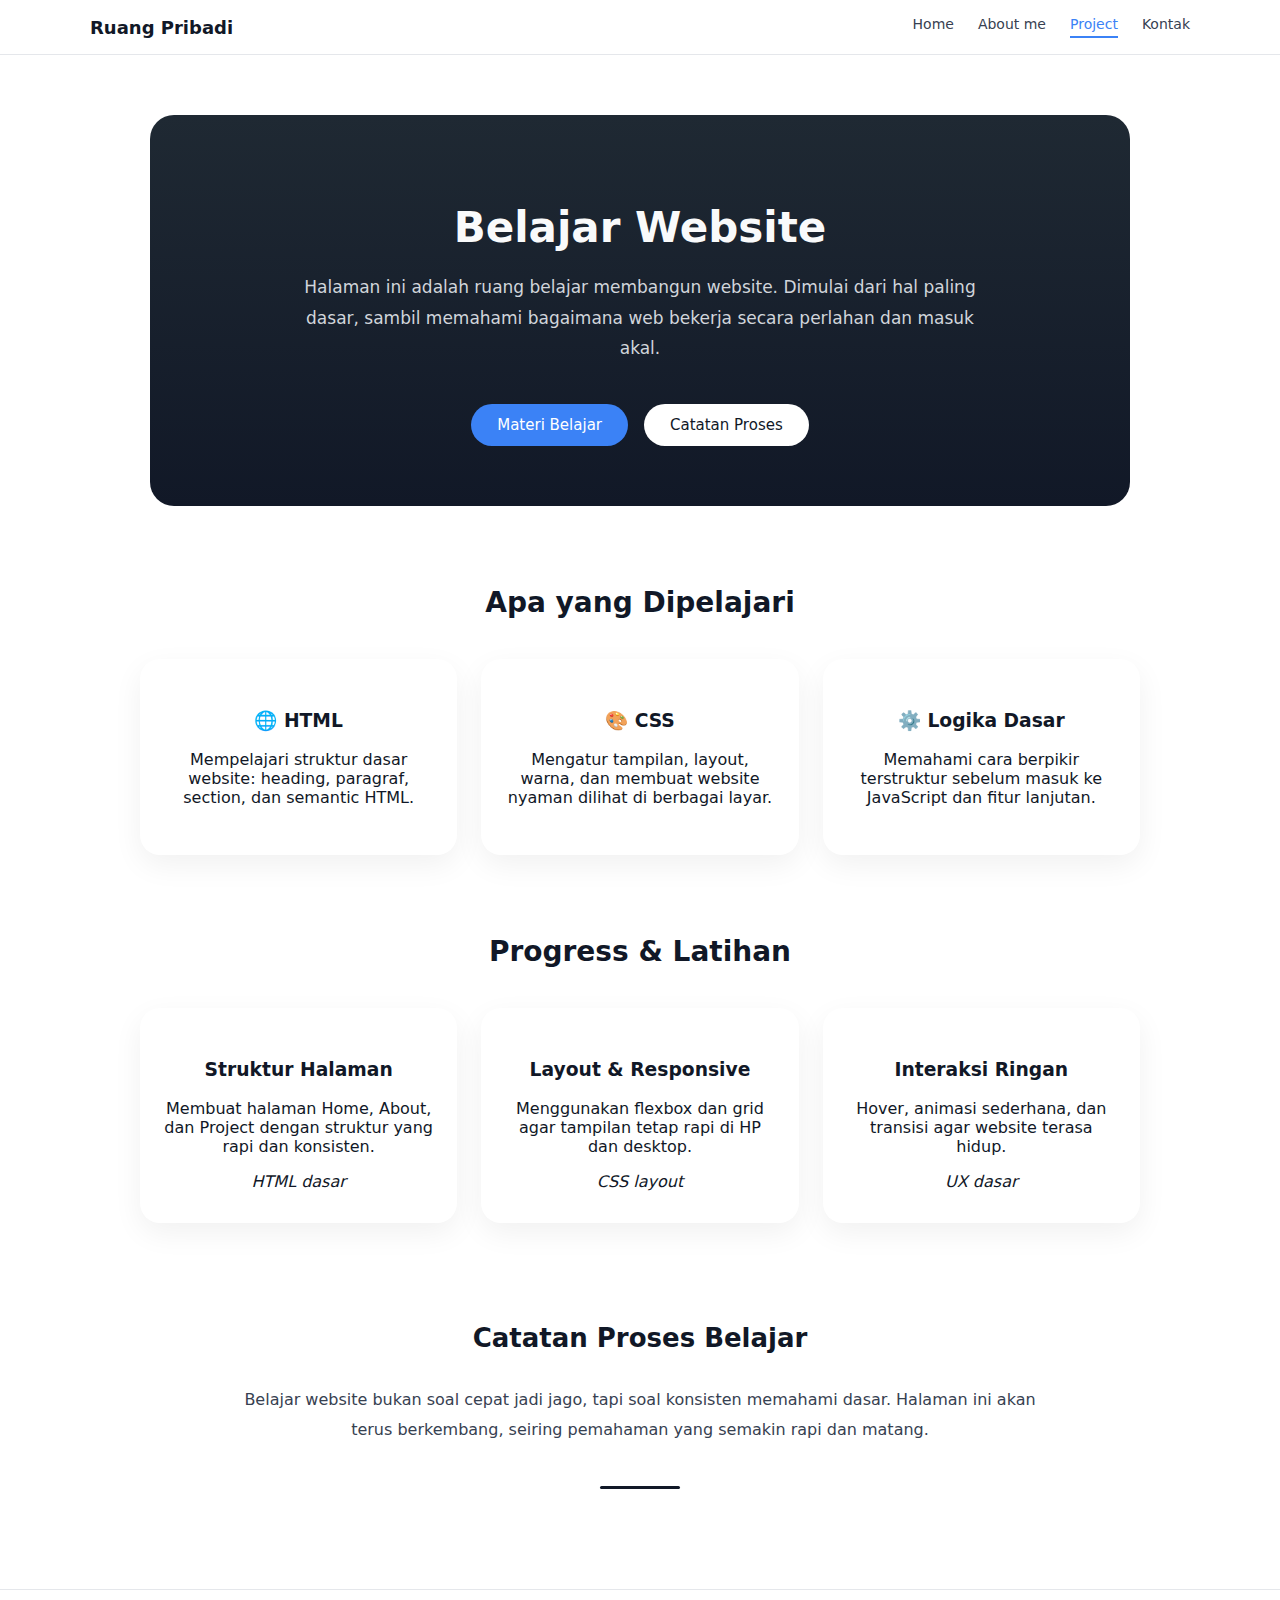
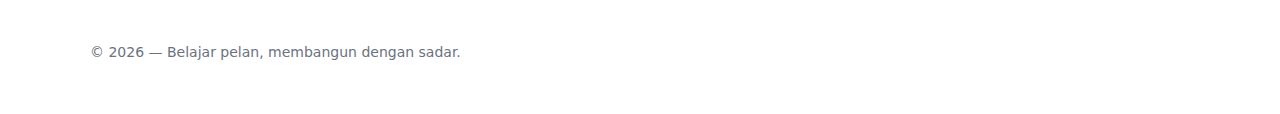
<file: belajar-website.html>
<!DOCTYPE html>
<html lang="id">
<head>
  <meta charset="UTF-8">
  <meta name="viewport" content="width=device-width, initial-scale=1.0">
  <title>Belajar Website — Ruang Belajar</title>
  <link rel="stylesheet" href="css/style.css">
</head>
<body>

  <!-- HEADER -->
  <header class="site-header">
    <div class="container">
      <div class="logo">Ruang Pribadi</div>
      <nav class="nav">
        <a href="index.html">Home</a>
        <a href="tentangaku.html">About me</a>
        <a href="project.html" class="active">Project</a>
        <a href="kontak.html">Kontak</a>
      </nav>
    </div>
  </header>

  <!-- HERO -->
  <section class="hero">
    <h1>Belajar Website</h1>
    <p>
      Halaman ini adalah ruang belajar membangun website.
      Dimulai dari hal paling dasar, sambil memahami
      bagaimana web bekerja secara perlahan dan masuk akal.
    </p>
    <div class="hero-btn">
      <a href="#materi">Materi Belajar</a>
      <a href="#catatan">Catatan Proses</a>
    </div>
  </section>

  <!-- OVERVIEW -->
  <section class="overview">
    <h2>Apa yang Dipelajari</h2>

    <div class="overview-list">
      <div>
        <h3>🌐 HTML</h3>
        <p>
          Mempelajari struktur dasar website:
          heading, paragraf, section, dan semantic HTML.
        </p>
      </div>

      <div>
        <h3>🎨 CSS</h3>
        <p>
          Mengatur tampilan, layout, warna,
          dan membuat website nyaman dilihat di berbagai layar.
        </p>
      </div>

      <div>
        <h3>⚙️ Logika Dasar</h3>
        <p>
          Memahami cara berpikir terstruktur
          sebelum masuk ke JavaScript dan fitur lanjutan.
        </p>
      </div>
    </div>
  </section>

  <!-- MATERI BELAJAR -->
  <section class="overview" id="materi">
    <h2>Progress & Latihan</h2>

    <div class="overview-list">
      <div>
        <h3>Struktur Halaman</h3>
        <p>
          Membuat halaman Home, About, dan Project
          dengan struktur yang rapi dan konsisten.
        </p>
        <em>HTML dasar</em>
      </div>

      <div>
        <h3>Layout & Responsive</h3>
        <p>
          Menggunakan flexbox dan grid
          agar tampilan tetap rapi di HP dan desktop.
        </p>
        <em>CSS layout</em>
      </div>

      <div>
        <h3>Interaksi Ringan</h3>
        <p>
          Hover, animasi sederhana,
          dan transisi agar website terasa hidup.
        </p>
        <em>UX dasar</em>
      </div>
    </div>
  </section>

  <!-- CATATAN PROSES -->
  <section class="purpose" id="catatan">
    <h2>Catatan Proses Belajar</h2>
    <p>
      Belajar website bukan soal cepat jadi jago,
      tapi soal konsisten memahami dasar.
      Halaman ini akan terus berkembang,
      seiring pemahaman yang semakin rapi dan matang.
    </p>
  </section>

  <!-- FOOTER -->
  <footer class="site-footer">
    <div class="container">
      <p>© 2026 — Belajar pelan, membangun dengan sadar.</p>
    </div>
  </footer>

</body>
</html>
</file>
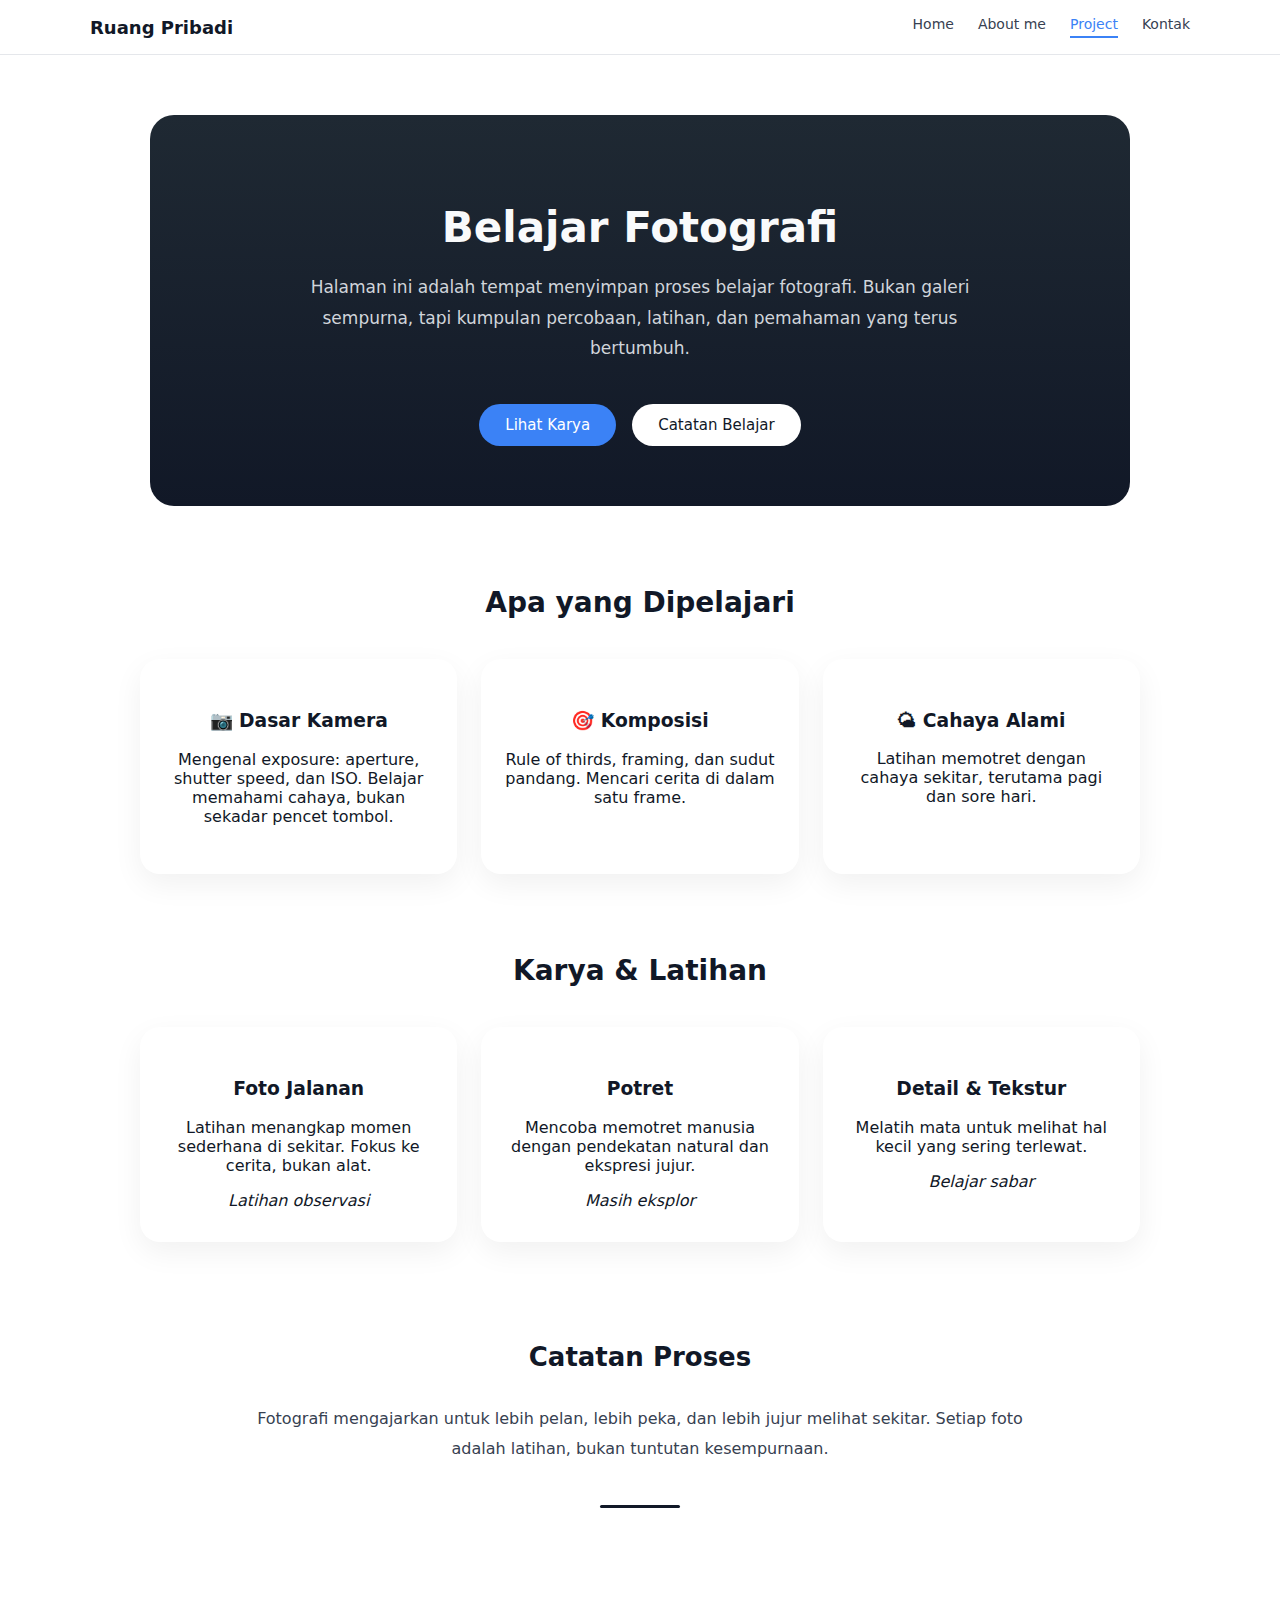
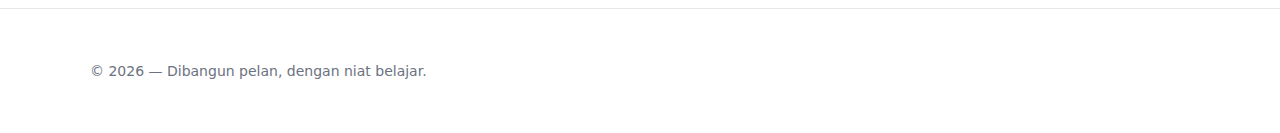
<file: fotografi.html>
<!DOCTYPE html>
<html lang="id">
<head>
  <meta charset="UTF-8">
  <meta name="viewport" content="width=device-width, initial-scale=1.0">
  <title>Fotografi — Ruang Belajar</title>
  <link rel="stylesheet" href="css/style.css">
</head>
<body>

  <!-- HEADER -->
  <header class="site-header">
    <div class="container">
      <div class="logo">Ruang Pribadi</div>
      <nav class="nav">
        <a href="index.html">Home</a>
        <a href="tentangaku.html">About me</a>
        <a href="project.html" class="active">Project</a>
        <a href="kontak.html">Kontak</a>
      </nav>
    </div>
  </header>

  <!-- HERO -->
  <section class="hero">
    <h1>Belajar Fotografi</h1>
    <p>
      Halaman ini adalah tempat menyimpan proses belajar fotografi.
      Bukan galeri sempurna, tapi kumpulan percobaan, latihan,
      dan pemahaman yang terus bertumbuh.
    </p>
    <div class="hero-btn">
      <a href="#karya">Lihat Karya</a>
      <a href="#catatan">Catatan Belajar</a>
    </div>
  </section>

  <!-- OVERVIEW -->
  <section class="overview">
    <h2>Apa yang Dipelajari</h2>

    <div class="overview-list">
      <div>
        <h3>📷 Dasar Kamera</h3>
        <p>
          Mengenal exposure: aperture, shutter speed,
          dan ISO. Belajar memahami cahaya, bukan sekadar
          pencet tombol.
        </p>
      </div>

      <div>
        <h3>🎯 Komposisi</h3>
        <p>
          Rule of thirds, framing, dan sudut pandang.
          Mencari cerita di dalam satu frame.
        </p>
      </div>

      <div>
        <h3>🌤 Cahaya Alami</h3>
        <p>
          Latihan memotret dengan cahaya sekitar,
          terutama pagi dan sore hari.
        </p>
      </div>
    </div>
  </section>

  <!-- GALERI KARYA -->
  <section class="overview" id="karya">
    <h2>Karya & Latihan</h2>

    <div class="overview-list">
      <div>
        <h3>Foto Jalanan</h3>
        <p>
          Latihan menangkap momen sederhana di sekitar.
          Fokus ke cerita, bukan alat.
        </p>
        <em>Latihan observasi</em>
      </div>

      <div>
        <h3>Potret</h3>
        <p>
          Mencoba memotret manusia dengan pendekatan
          natural dan ekspresi jujur.
        </p>
        <em>Masih eksplor</em>
      </div>

      <div>
        <h3>Detail & Tekstur</h3>
        <p>
          Melatih mata untuk melihat hal kecil
          yang sering terlewat.
        </p>
        <em>Belajar sabar</em>
      </div>
    </div>
  </section>

  <!-- CATATAN BELAJAR -->
  <section class="purpose" id="catatan">
    <h2>Catatan Proses</h2>
    <p>
      Fotografi mengajarkan untuk lebih pelan,
      lebih peka, dan lebih jujur melihat sekitar.
      Setiap foto adalah latihan,
      bukan tuntutan kesempurnaan.
    </p>
  </section>

  <!-- FOOTER -->
  <footer class="site-footer">
    <div class="container">
      <p>© 2026 — Dibangun pelan, dengan niat belajar.</p>
    </div>
  </footer>

</body>
</html>
</file>
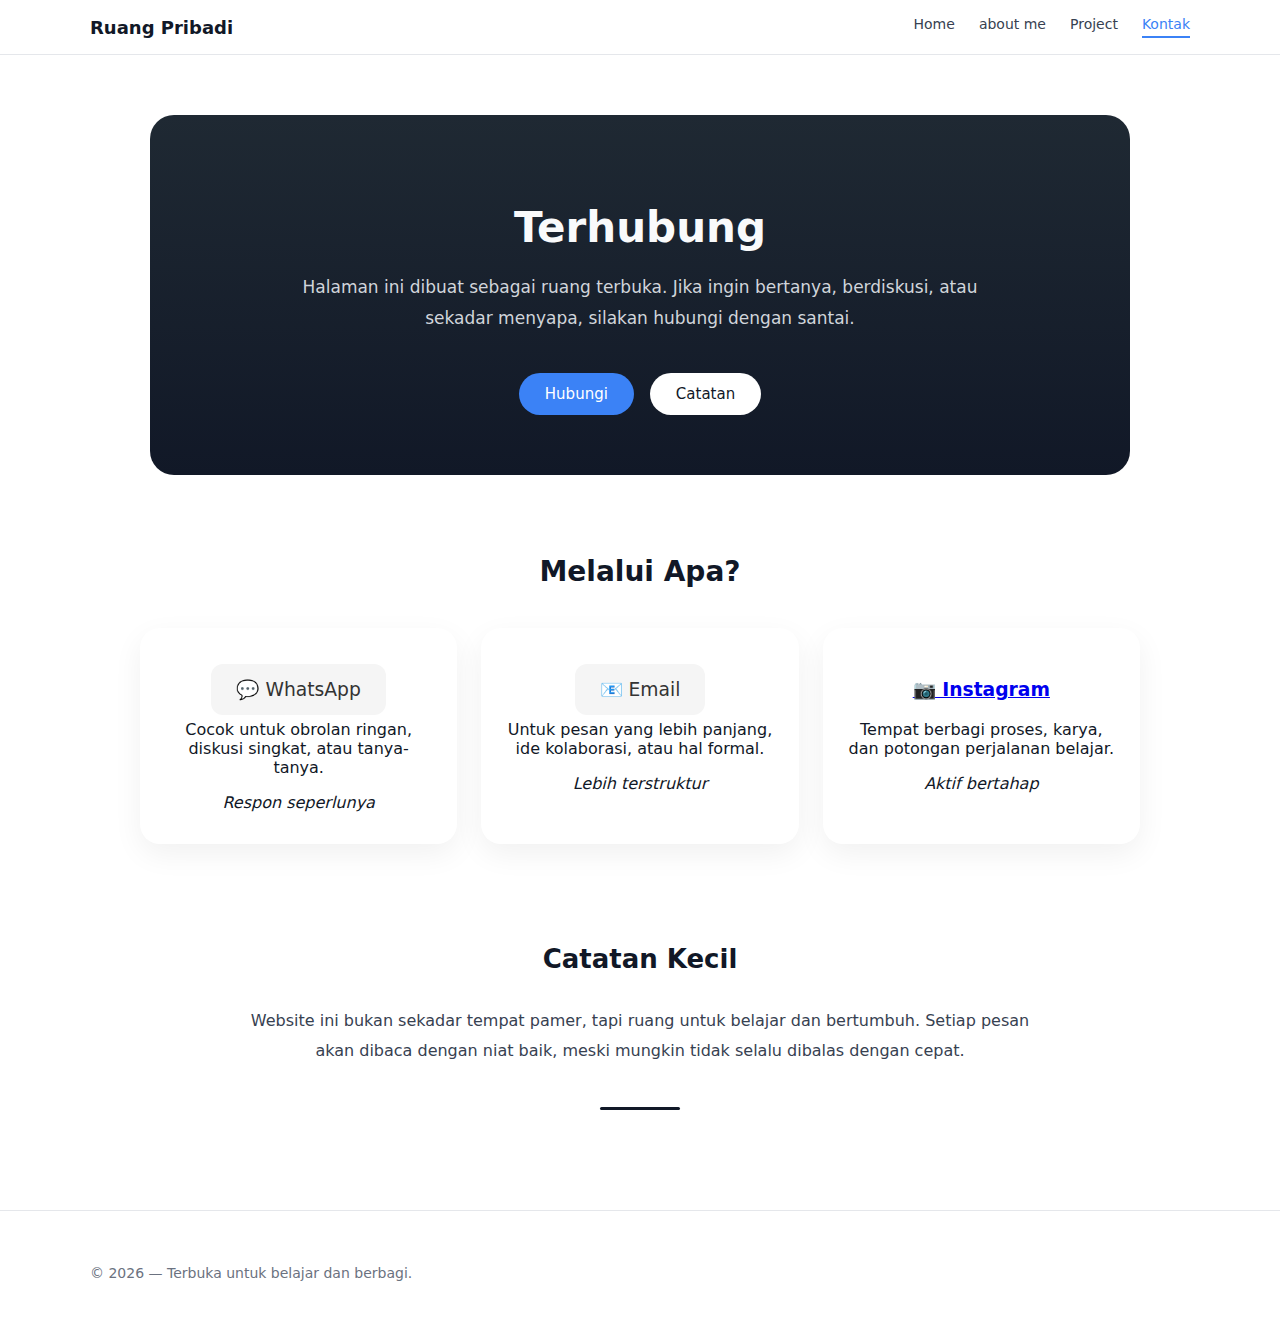
<file: kontak.html>
<!DOCTYPE html>
<html lang="id">
<head>
  <meta charset="UTF-8">
  <meta name="viewport" content="width=device-width, initial-scale=1.0">
  <title>Kontak — Ruang Pribadi</title>
  <link rel="stylesheet" href="css/style.css">
</head>
<body>

  <!-- HEADER -->
  <header class="site-header">
    <div class="container">
      <div class="logo">Ruang Pribadi</div>
      <nav class="nav">
        <a href="index.html">Home</a>
        <a href="tentangaku.html">about me</a>
        <a href="project.html">Project</a>
        <a href="kontak.html" class="active">Kontak</a>
      </nav>
    </div>
  </header>

  <!-- HERO -->
  <section class="hero">
    <h1>Terhubung</h1>
    <p>
      Halaman ini dibuat sebagai ruang terbuka.
      Jika ingin bertanya, berdiskusi, atau sekadar menyapa,
      silakan hubungi dengan santai.
    </p>
    <div class="hero-btn">
      <a href="#hubungi">Hubungi</a>
      <a href="#catatan">Catatan</a>
    </div>
  </section>

  <!-- OPSI KONTAK -->
  <section class="overview" id="hubungi">
    <h2>Melalui Apa?</h2>

    <div class="overview-list">
      <div>
        <h3><a href="https://wa.me/6285789279450" target="_blank" class="contact-item">💬 WhatsApp</a></h3>
        <p>
          Cocok untuk obrolan ringan,
          diskusi singkat, atau tanya-tanya.
        </p>
        <em>Respon seperlunya</em>
      </div>

      <div>
        <h3> <a href="mailto:ariisubarkah13@gmail.com?subject=kerjasama" class="contact-item">📧 Email</a></h3>
        <p>
          Untuk pesan yang lebih panjang,
          ide kolaborasi, atau hal formal.
        </p>
        <em>Lebih terstruktur</em>
      </div>

      <div>
        <h3><a href="https://www.instagram.com/ariisubarkah_?igsh=aHQ2ZzZnNDdpMTBz" target="_blank">📷 Instagram</a></h3>
        <p>
          Tempat berbagi proses, karya,
          dan potongan perjalanan belajar.
        </p>
        <em>Aktif bertahap</em>
      </div>
    </div>
  </section>

  <!-- CATATAN -->
  <section class="purpose" id="catatan">
    <h2>Catatan Kecil</h2>
    <p>
      Website ini bukan sekadar tempat pamer,
      tapi ruang untuk belajar dan bertumbuh.
      Setiap pesan akan dibaca dengan niat baik,
      meski mungkin tidak selalu dibalas dengan cepat.
    </p>
  </section>

  <!-- FOOTER -->
  <footer class="site-footer">
    <div class="container">
      <p>© 2026 — Terbuka untuk belajar dan berbagi.</p>
    </div>
  </footer>

</body>
</html>
</file>
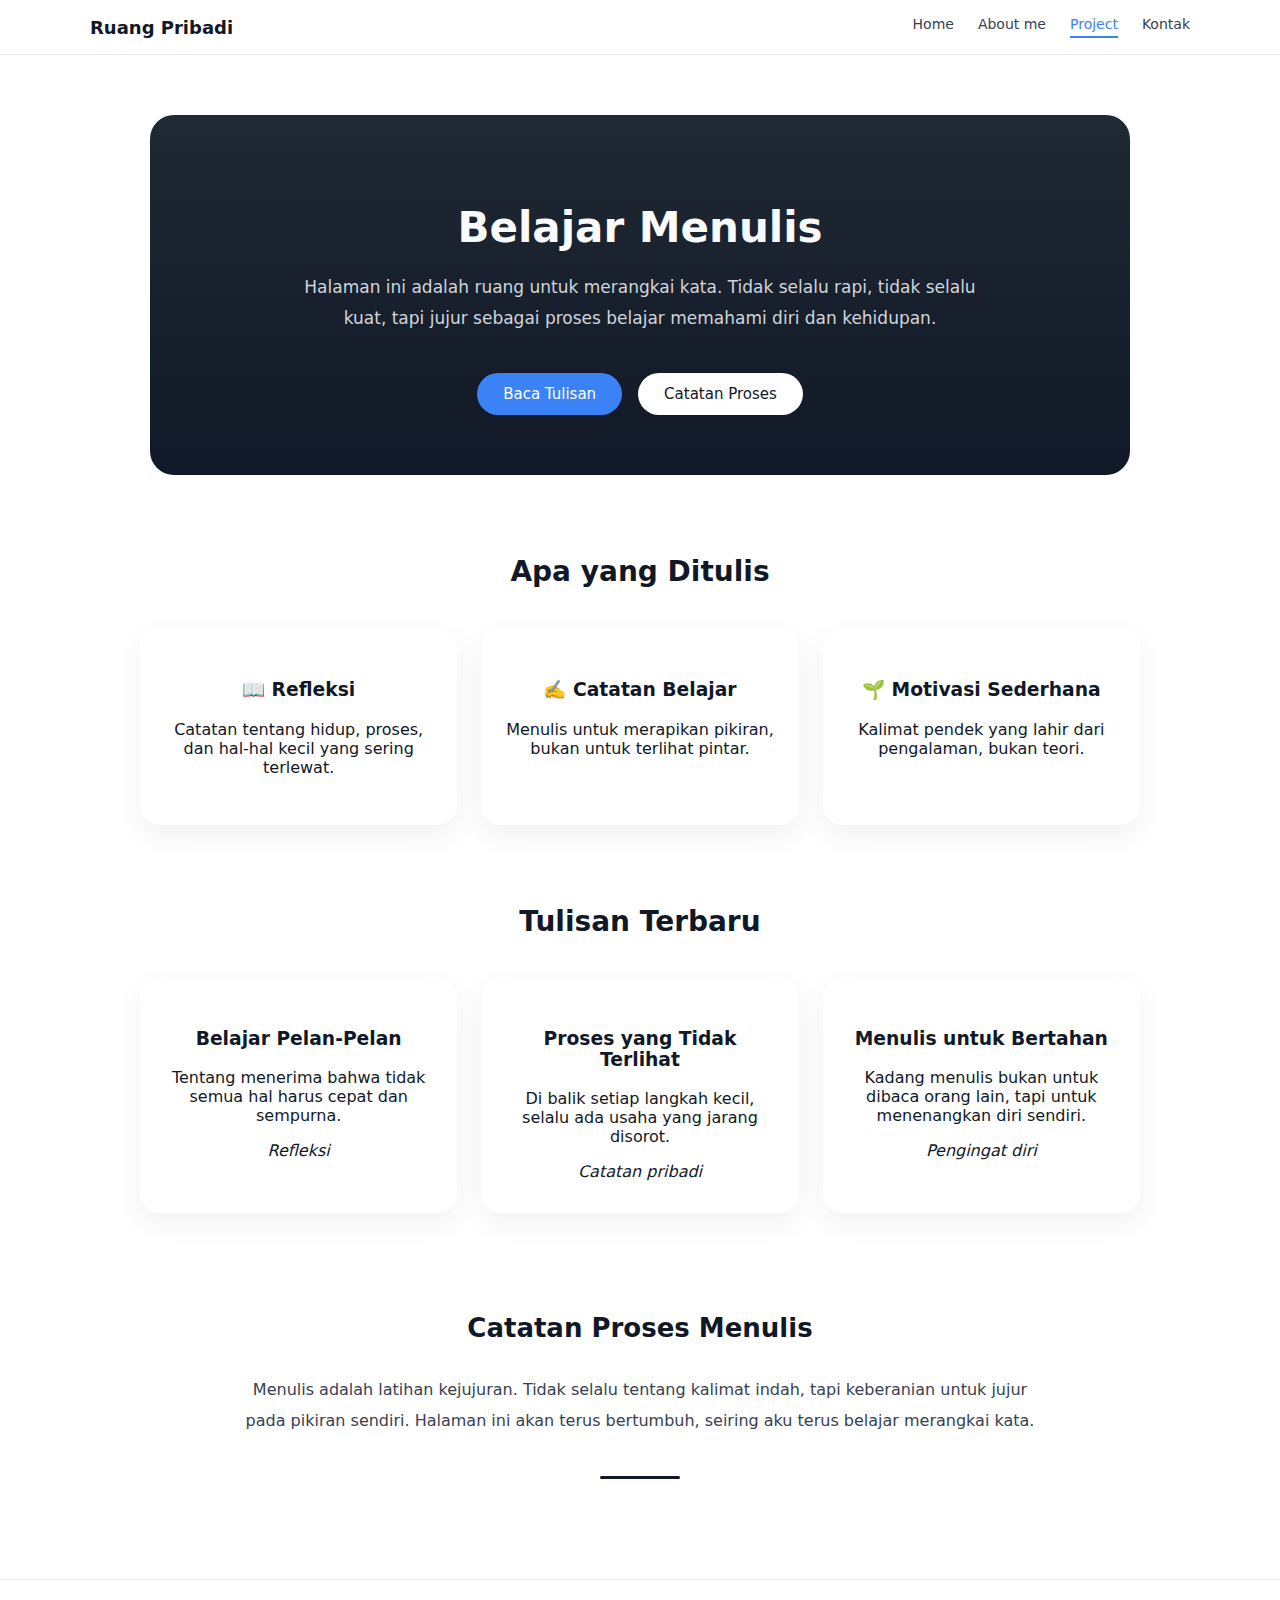
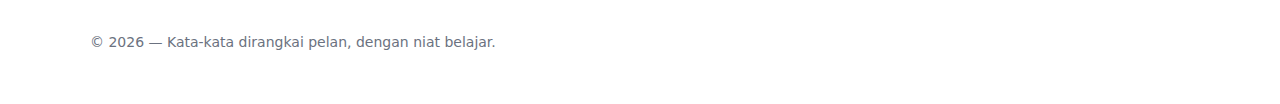
<file: menulis.html>
<!DOCTYPE html>
<html lang="id">
<head>
  <meta charset="UTF-8">
  <meta name="viewport" content="width=device-width, initial-scale=1.0">
  <title>Menulis — Ruang Belajar</title>
  <link rel="stylesheet" href="css/style.css">
</head>
<body>

  <!-- HEADER -->
  <header class="site-header">
    <div class="container">
      <div class="logo">Ruang Pribadi</div>
      <nav class="nav">
        <a href="index.html">Home</a>
        <a href="tentangaku.html">About me</a>
        <a href="project.html" class="active">Project</a>
        <a href="kontak.html">Kontak</a>
      </nav>
    </div>
  </header>

  <!-- HERO -->
  <section class="hero">
    <h1>Belajar Menulis</h1>
    <p>
      Halaman ini adalah ruang untuk merangkai kata.
      Tidak selalu rapi, tidak selalu kuat,
      tapi jujur sebagai proses belajar memahami diri dan kehidupan.
    </p>
    <div class="hero-btn">
      <a href="#tulisan">Baca Tulisan</a>
      <a href="#catatan">Catatan Proses</a>
    </div>
  </section>

  <!-- OVERVIEW -->
  <section class="overview">
    <h2>Apa yang Ditulis</h2>

    <div class="overview-list">
      <div>
        <h3>📖 Refleksi</h3>
        <p>
          Catatan tentang hidup, proses,
          dan hal-hal kecil yang sering terlewat.
        </p>
      </div>

      <div>
        <h3>✍️ Catatan Belajar</h3>
        <p>
          Menulis untuk merapikan pikiran,
          bukan untuk terlihat pintar.
        </p>
      </div>

      <div>
        <h3>🌱 Motivasi Sederhana</h3>
        <p>
          Kalimat pendek yang lahir dari pengalaman,
          bukan teori.
        </p>
      </div>
    </div>
  </section>

  <!-- DAFTAR TULISAN -->
  <section class="overview" id="tulisan">
    <h2>Tulisan Terbaru</h2>

    <div class="overview-list">
      <div>
        <h3>Belajar Pelan-Pelan</h3>
        <p>
          Tentang menerima bahwa tidak semua hal
          harus cepat dan sempurna.
        </p>
        <em>Refleksi</em>
      </div>

      <div>
        <h3>Proses yang Tidak Terlihat</h3>
        <p>
          Di balik setiap langkah kecil,
          selalu ada usaha yang jarang disorot.
        </p>
        <em>Catatan pribadi</em>
      </div>

      <div>
        <h3>Menulis untuk Bertahan</h3>
        <p>
          Kadang menulis bukan untuk dibaca orang lain,
          tapi untuk menenangkan diri sendiri.
        </p>
        <em>Pengingat diri</em>
      </div>
    </div>
  </section>

  <!-- CATATAN PROSES -->
  <section class="purpose" id="catatan">
    <h2>Catatan Proses Menulis</h2>
    <p>
      Menulis adalah latihan kejujuran.
      Tidak selalu tentang kalimat indah,
      tapi keberanian untuk jujur pada pikiran sendiri.
      Halaman ini akan terus bertumbuh,
      seiring aku terus belajar merangkai kata.
    </p>
  </section>

  <!-- FOOTER -->
  <footer class="site-footer">
    <div class="container">
      <p>© 2026 — Kata-kata dirangkai pelan, dengan niat belajar.</p>
    </div>
  </footer>

</body>
</html>
</file>
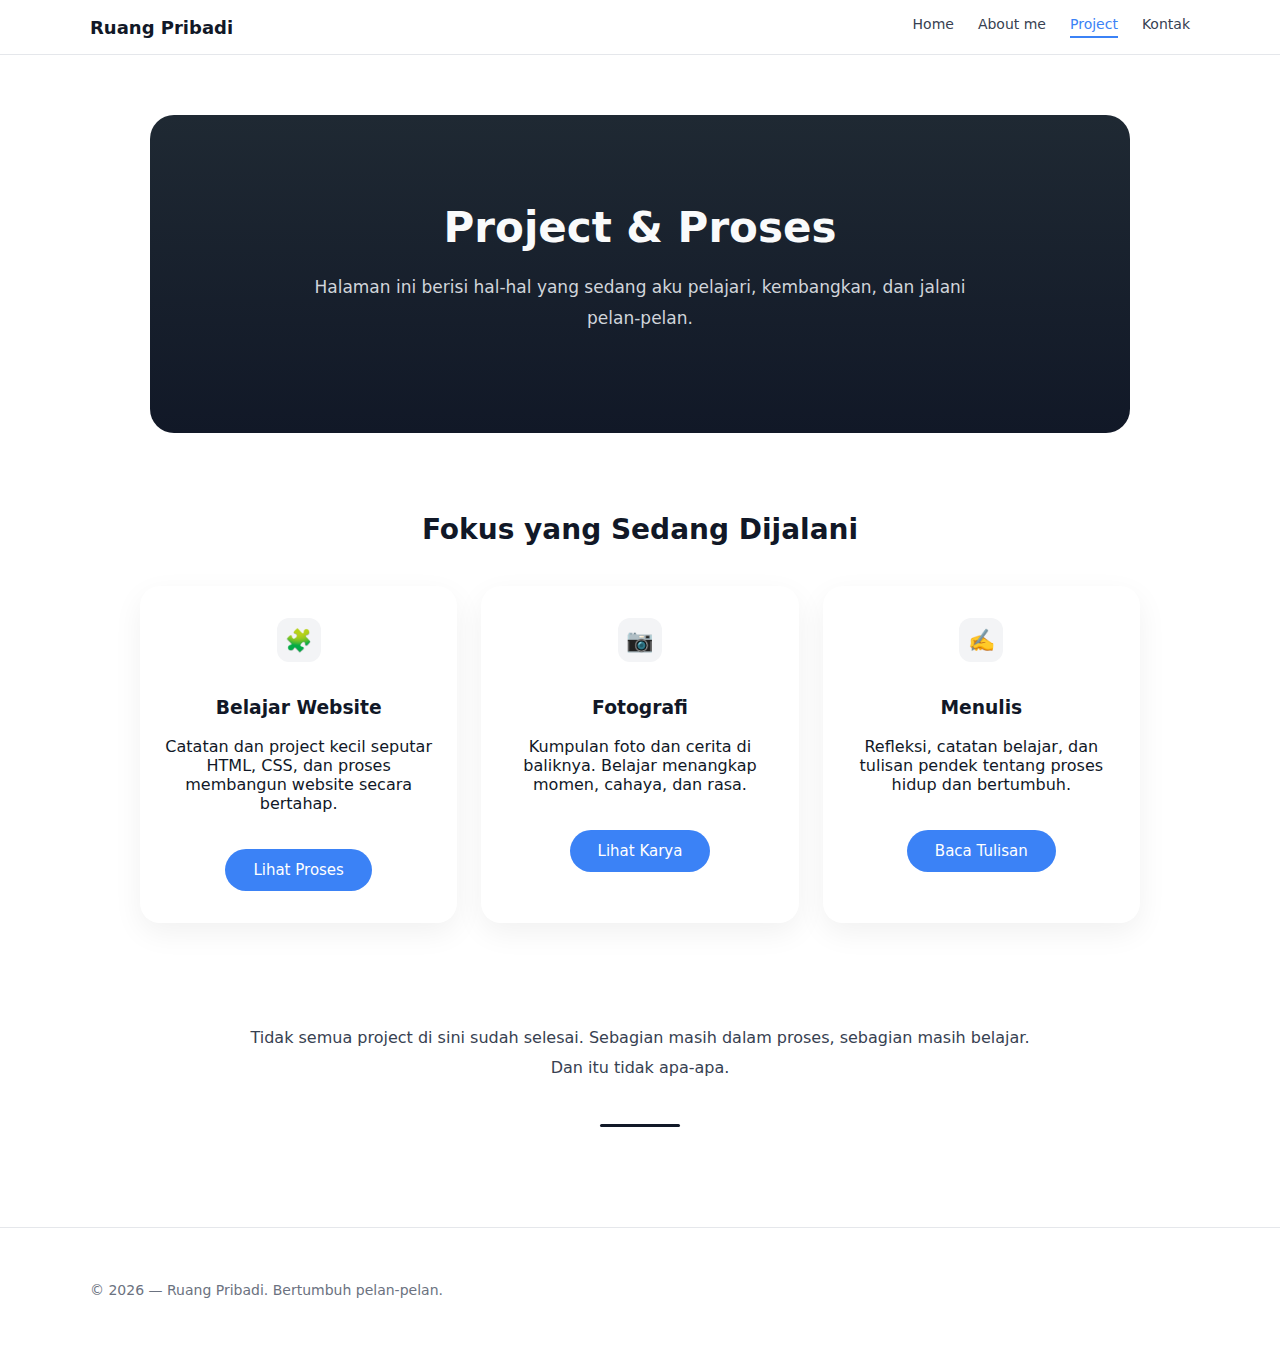
<file: project.html>
<!DOCTYPE html>
<html lang="id">
<head>
  <meta charset="UTF-8" />
  <meta name="viewport" content="width=device-width, initial-scale=1.0" />
  <title>Project</title>
  <link rel="stylesheet" href="css/style.css" />
</head>
<body>

  <!-- HEADER -->
  <header class="site-header">
    <div class="container">
      <div class="logo">Ruang Pribadi</div>
      <nav class="nav">
        <a href="index.html">Home</a>
        <a href="tentangaku.html">About me</a>
        <a href="project.html" class="active">Project</a>
        <a href="kontak.html">Kontak</a>
      </nav>
    </div>
  </header>

  <!-- PROJECT HERO -->
  <section class="hero">
    <div class="container">
      <h1>Project & Proses</h1>
      <p>
        Halaman ini berisi hal-hal yang sedang aku pelajari,
        kembangkan, dan jalani pelan-pelan.
      </p>
    </div>
  </section>

  <!-- PROJECT LIST -->
  <section class="overview">
    <div class="container">

      <h2>Fokus yang Sedang Dijalani</h2>

      <div class="overview-list">

        <!-- WEBSITE -->
       <div>
  <span class="project-icon">🧩</span>
  <h3>Belajar Website</h3>
  <p>
    Catatan dan project kecil seputar HTML, CSS,
    dan proses membangun website secara bertahap.
  </p>
  <a href="belajar-website.html" class="btn primary">Lihat Proses</a>
</div>

        <!-- FOTOGRAFI -->
        <div>
  <span class="project-icon">📷</span>
  <h3>Fotografi</h3>
  <p>
    Kumpulan foto dan cerita di baliknya.
    Belajar menangkap momen, cahaya, dan rasa.
  </p>
  <a href="fotografi.html" class="btn primary">Lihat Karya</a>
</div>

        <!-- MENULIS -->
       <div>
  <span class="project-icon">✍️</span>
  <h3>Menulis</h3>
  <p>
    Refleksi, catatan belajar, dan tulisan pendek
    tentang proses hidup dan bertumbuh.
  </p>
  <a href="menulis.html" class="btn primary">Baca Tulisan</a>
</div>
      </div>

    </div>
  </section>

  <!-- REFLECTIVE NOTE -->
  <section class="purpose">
    <div class="container">
      <p>
        Tidak semua project di sini sudah selesai.
        Sebagian masih dalam proses, sebagian masih belajar.
        Dan itu tidak apa-apa.
      </p>
    </div>
  </section>

  <!-- FOOTER -->
  <footer class="site-footer">
    <div class="container">
      <p>© 2026 — Ruang Pribadi. Bertumbuh pelan-pelan.</p>
    </div>
  </footer>

</body>
</html>
</file>
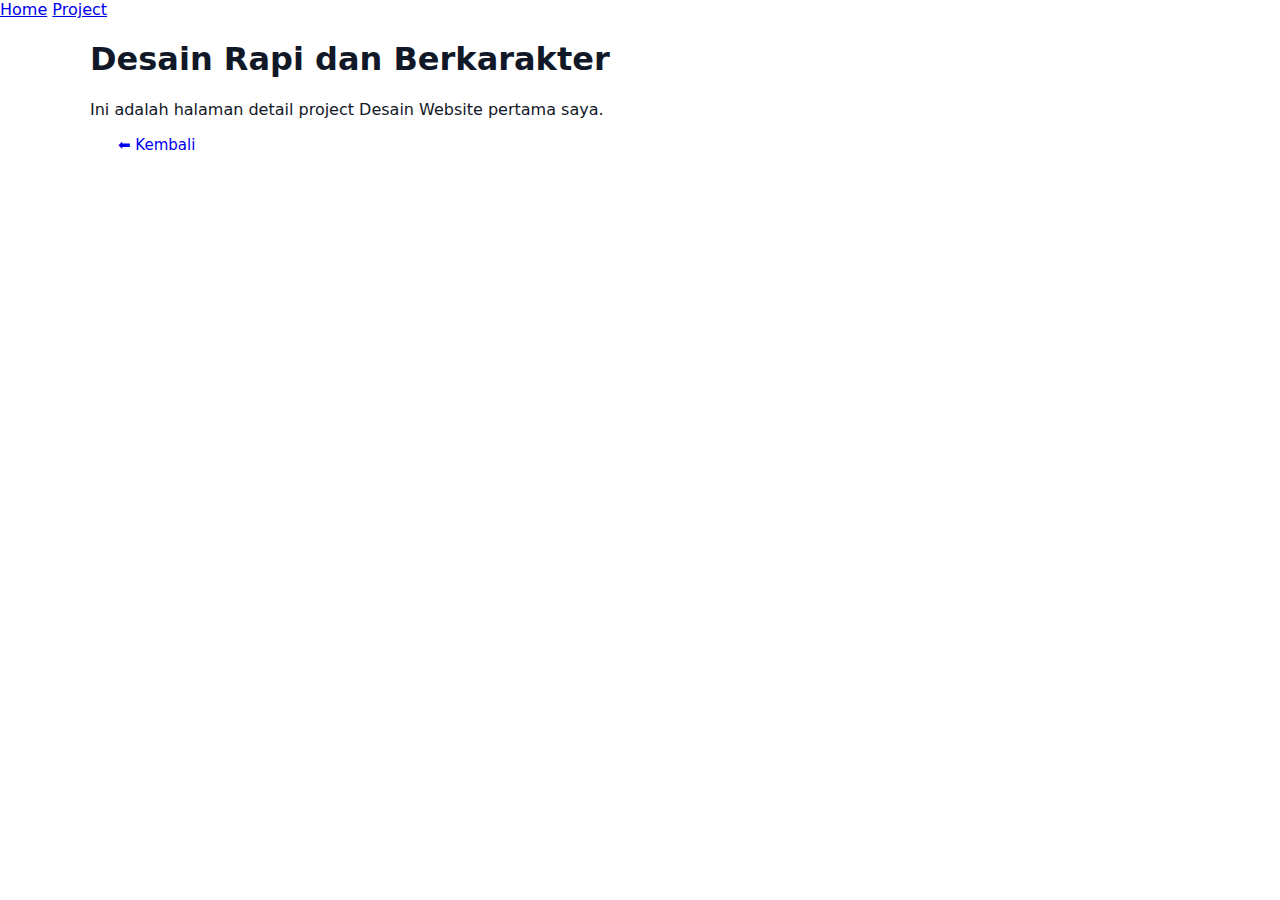
<file: project1.html>
<!DOCTYPE html>
<html lang="id">
  <head>
    <meta charset="UTF-8" />
    <meta name="viewport" content="width=device-width, initial-scale=1.0"> 
    <title>Project 2</title>
   <link rel="stylesheet" href="css/style.css">
  </head>

  <body class="body body-project">
    <nav>
    <a href="Portofolio.html">Home</a>
  <a href="Project2.html" class="active">Project</a>
  </nav>
    <div class="container">
    <div class="card card-Project">
      <h1>Desain Rapi dan Berkarakter</h1>
      <p>Ini adalah halaman detail project Desain Website pertama saya.</p>
      <a href="index.html" class="btn">⬅ Kembali</a>
    </div>
    </div>
  </body>
</html>
</file>
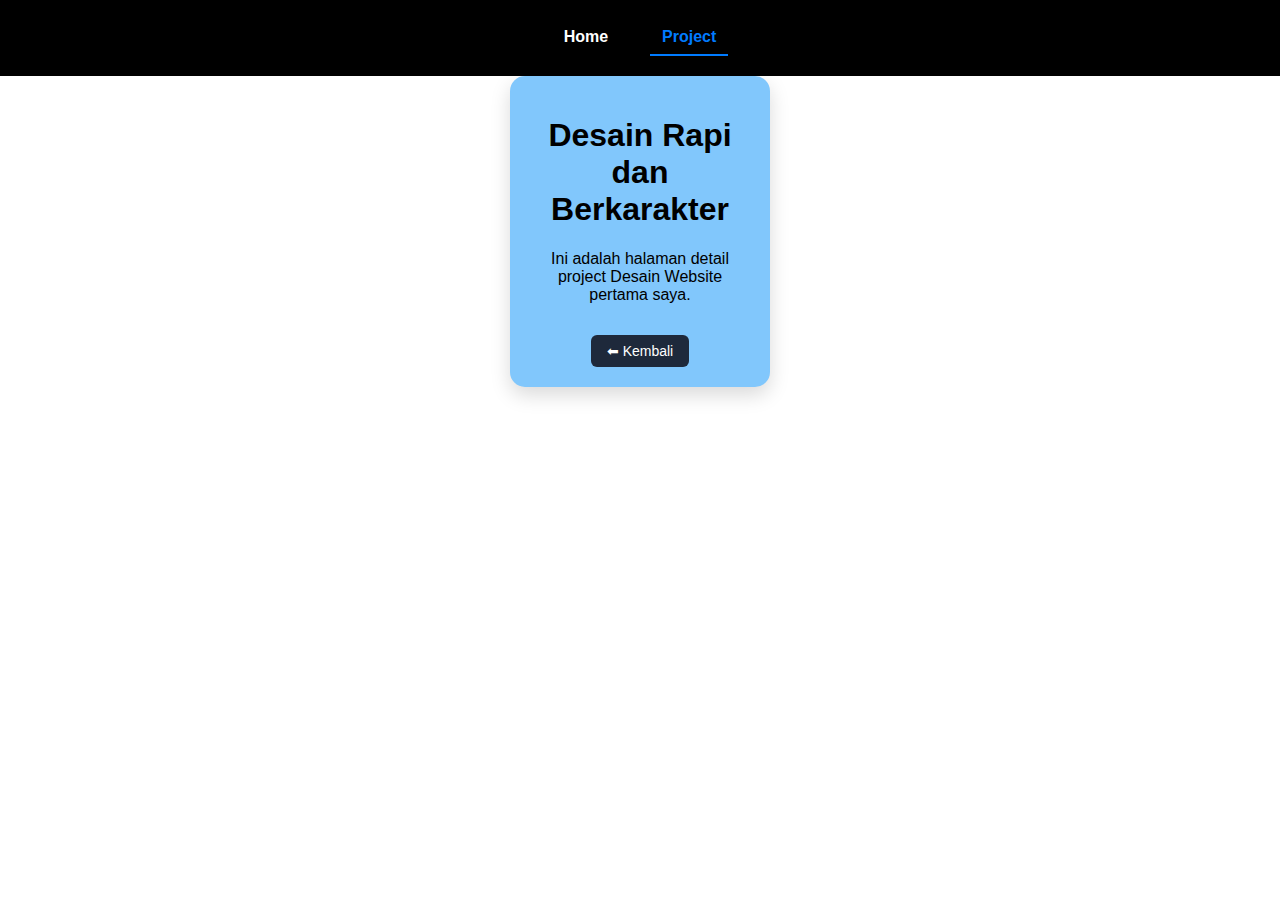
<file: Project2.html>
<!DOCTYPE html>
<html lang="id">
  <head>
    <meta charset="UTF-8" />
    <meta name="viewport" content="width=device-width, initial-scale=1.0">
    <title>Project 2</title>
   <link rel="stylesheet" href="CSS/style.css">
  </head>

  <body class="body body-project">
    <nav> 
    <a href="Portofolio.html">Home</a>
    <a href="Project3.html" class="active">Project</a>
    </nav>
    <div class="container">
    <div class="card card-Project">
      <h1>Desain Rapi dan Berkarakter</h1>
      <p>Ini adalah halaman detail project Desain Website pertama saya.</p>

      <a href="Portofolio.html" class="btn">⬅ Kembali</a>
    </div>
    </div>
  </body>
</html>
</file>
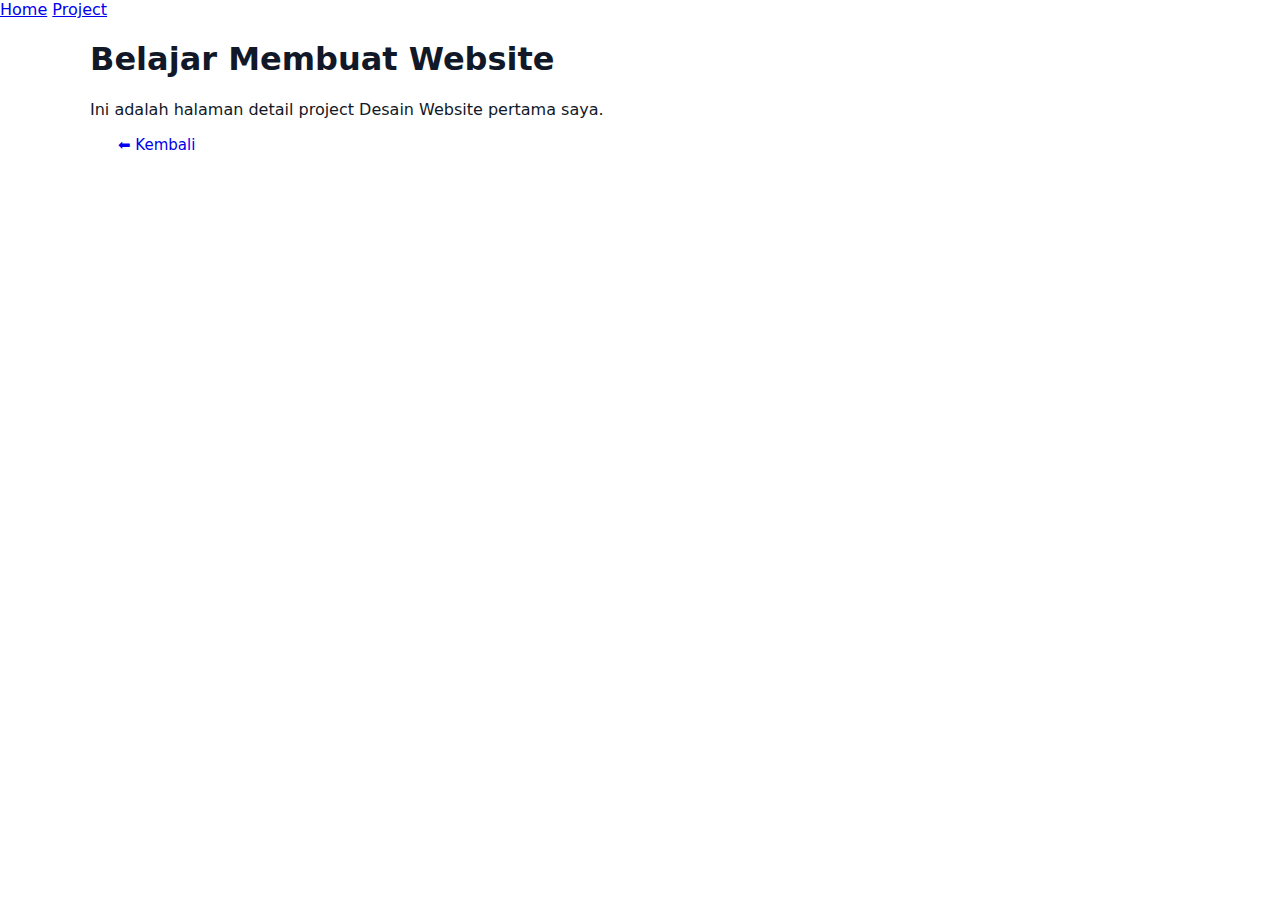
<file: Project3.html>
<!DOCTYPE html>
<html lang="id">
  <head>
    <meta charset="UTF-8" />
    <meta name="viewport" content="width=device-width, initial-scale=1.0">
    <title>Project 3</title>
   <link rel="stylesheet" href="css/style.css">
  </head>

  <body class="body body-project">
    <nav>
    <a href="Portofolio.html">Home</a>
  <a href="project1.html" class="active">Project</a>
  </nav>
    <div class="container">
    <div class="card card-Project">
      <h1>Belajar Membuat Website</h1>
      <p>Ini adalah halaman detail project Desain Website pertama saya.</p>

      <a href="index.html" class="btn">⬅ Kembali</a>
    </div>
    </div>
  </body>
</html>
</file>
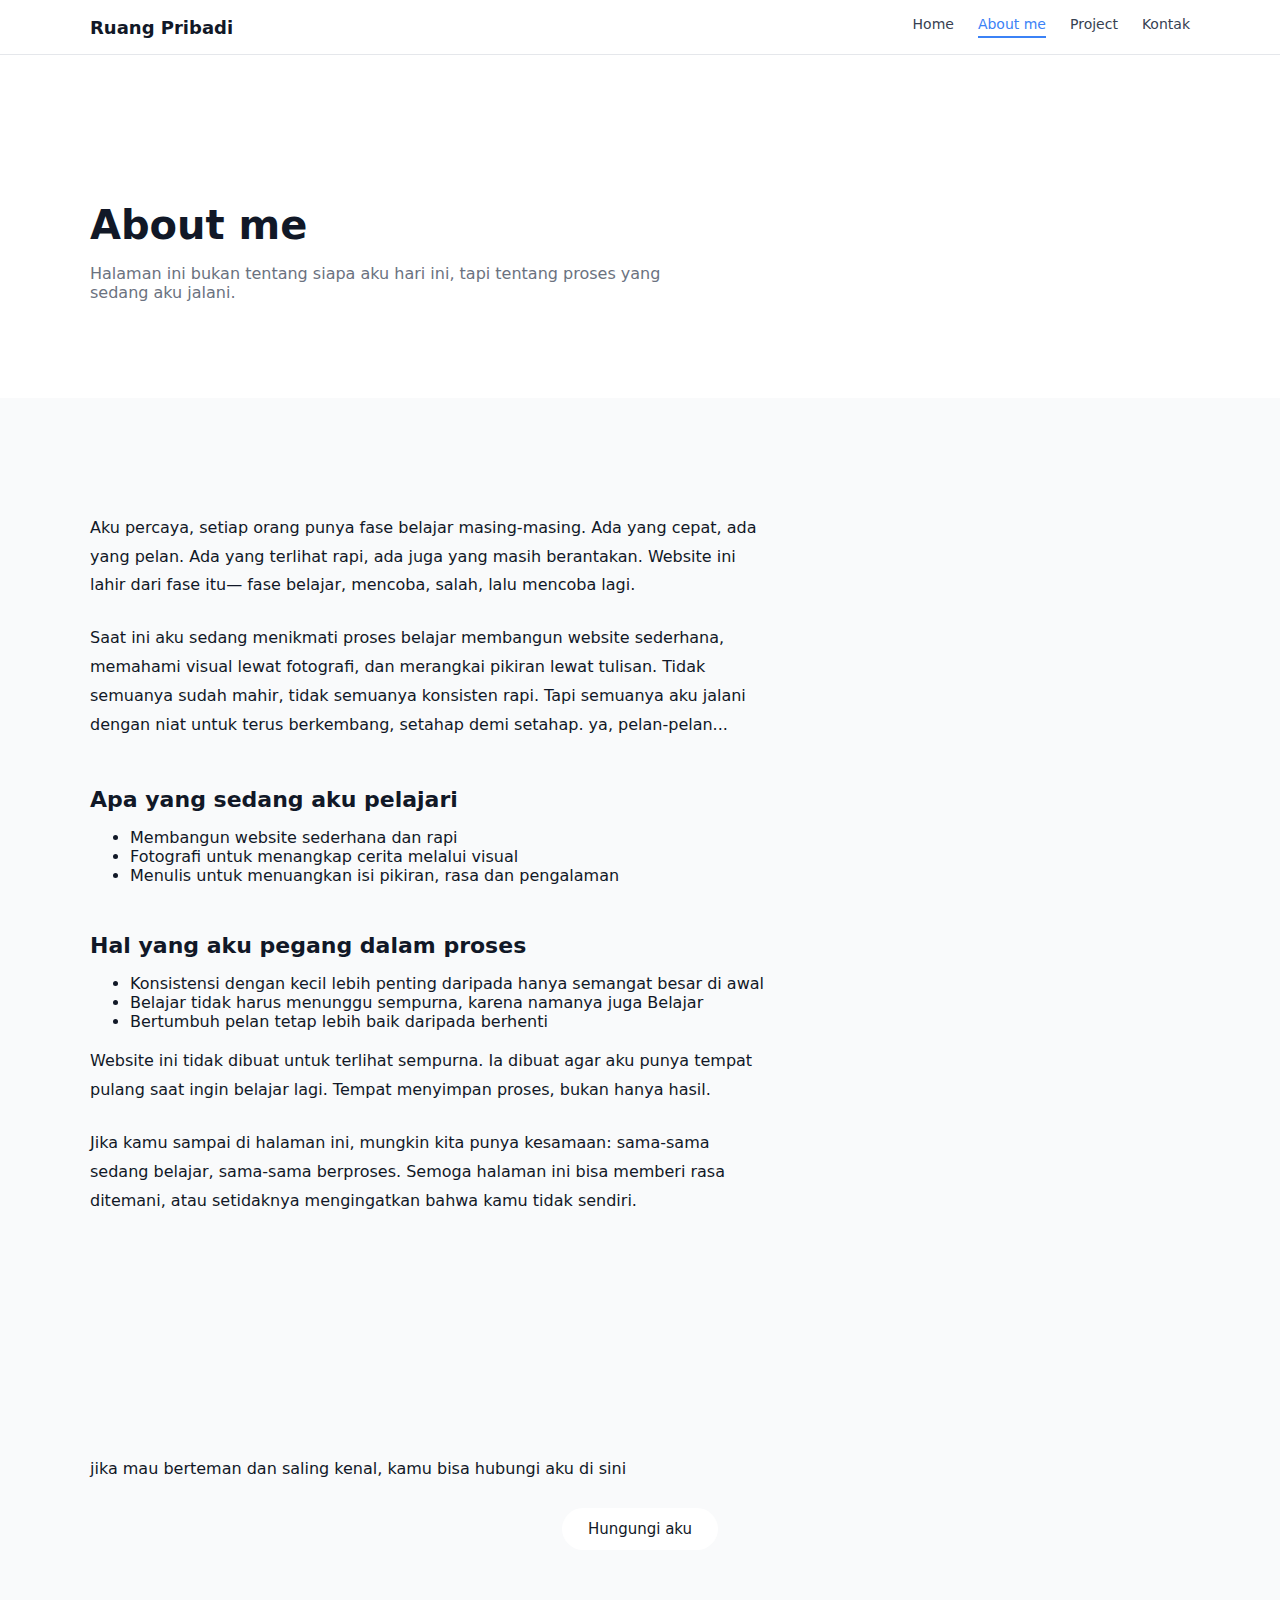
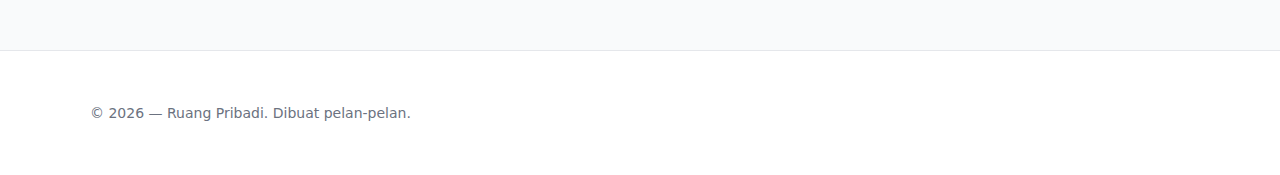
<file: tentangaku.html>
<!DOCTYPE html>
<html lang="id">
<head>
  <meta charset="UTF-8" />
  <meta name="viewport" content="width=device-width, initial-scale=1.0" />
  <title>About Me</title>
  <link rel="stylesheet" href="css/style.css" />
</head>
<body>

  <!-- HEADER -->
  <header class="site-header">
    <div class="container">
      <div class="logo">Ruang Pribadi</div>
      <nav class="nav">
      <a href="index.html">Home</a>
      <a href="tentangaku.html"class= "active" >About me</a>
      <a href="project.html">Project</a>
      <a href="kontak.html">Kontak</a>
      </nav>
    </div>
  </header>

  <!-- HERO ABOUT -->
  <section class="about-hero">
    <div class="container">
      <h1>About me</h1>
      <p>
        Halaman ini bukan tentang siapa aku hari ini,  
        tapi tentang proses yang sedang aku jalani.
      </p>
    </div>
  </section>

  <!-- CONTENT ABOUT -->
  <section class="about-content">
    <div class="container">

      <p>
        Aku percaya, setiap orang punya fase belajar masing-masing.
        Ada yang cepat, ada yang pelan. Ada yang terlihat rapi,
        ada juga yang masih berantakan. Website ini lahir dari fase itu—
        fase belajar, mencoba, salah, lalu mencoba lagi.
      </p>

      <p>
        Saat ini aku sedang menikmati proses belajar membangun website sederhana,
        memahami visual lewat fotografi, dan merangkai pikiran lewat tulisan.
        Tidak semuanya sudah mahir, tidak semuanya konsisten rapi.
        Tapi semuanya aku jalani dengan niat untuk terus berkembang,
        setahap demi setahap. ya, pelan-pelan...
      </p>

      <h2>Apa yang sedang aku pelajari</h2>
      <ul>
        <li>Membangun website sederhana dan rapi</li>
        <li>Fotografi untuk menangkap cerita melalui visual</li>
        <li>Menulis untuk menuangkan isi pikiran, rasa dan pengalaman</li>
      </ul>

      <h2>Hal yang aku pegang dalam proses</h2>
      <ul>
        <li>Konsistensi dengan kecil lebih penting daripada hanya semangat besar di awal</li>
        <li>Belajar tidak harus menunggu sempurna, karena namanya juga Belajar</li>
        <li>Bertumbuh pelan tetap lebih baik daripada berhenti</li>
      </ul>

      <p>
        Website ini tidak dibuat untuk terlihat sempurna.
        Ia dibuat agar aku punya tempat pulang saat ingin belajar lagi.
        Tempat menyimpan proses, bukan hanya hasil.
      </p>

      <p>
        Jika kamu sampai di halaman ini, mungkin kita punya kesamaan:
        sama-sama sedang belajar, sama-sama berproses.
        Semoga halaman ini bisa memberi rasa ditemani,
        atau setidaknya mengingatkan bahwa kamu tidak sendiri.
      </p>
    </div>
  </section>
<section class="about-content">
    <div class="container">
      <P>jika mau berteman dan saling kenal, kamu bisa hubungi aku di sini</P>
    <div class=" hero-btn">
      <a href="kontak.html">Hungungi aku</a> </div>
    </div>
  </section>
  <!-- FOOTER -->
  <footer class="site-footer">
    <div class="container">
      <p>© 2026 — Ruang Pribadi. Dibuat pelan-pelan.</p>
    </div>
  </footer>

</body>
</html>
</file>
<file: css/style.css>
/* =========================
   GLOBAL
========================= */
.container {
  max-width: 1100px;
  margin: 0 auto;
}

body {
  margin: 0;
  font-family: system-ui, sans-serif;
  background: #ffffff;
  color: #111827;
}

/* =========================
   HEADER / NAVIGATION
========================= */
.site-header {
  position: sticky;
  top: 0;
  z-index: 100;
  background: #ffffff;
  border-bottom: 1px solid #e5e7eb;
}

.site-header.scrolled {
  background: rgba(255, 255, 255, 0.95);
  backdrop-filter: blur(8px);
}

.site-header .container {
  display: flex;
  align-items: center;
  justify-content: space-between;
  padding: 16px 24px;
}

.logo {
  font-size: 18px;
  font-weight: 600;
}

.nav {
  display: flex;
  gap: 24px;
}

.nav a {
  text-decoration: none;
  font-size: 14px;
  color: #374151;
  padding-bottom: 4px;
  transition: color 0.3s ease;
}

.nav a:hover {
  color: #111827;
}

.nav a.active {
  color: #3b82f6;
  border-bottom: 2px solid #3b82f6;
}

/* =========================
   HERO (HOME)
========================= */
.hero {
  max-width: 900px;
  margin: 60px auto;
  padding: 60px 40px;
  background: linear-gradient(180deg, #1f2933, #111827);
  border-radius: 24px;
  text-align: center;
  color: #f9fafb;
}

.hero h1 {
  font-size: 42px;
  margin-bottom: 20px;
}

.hero p {
  max-width: 700px;
  margin: 0 auto 40px;
  font-size: 17px;
  line-height: 1.8;
  color: #d1d5db;
}

.hero-btn {
  display: flex;
  justify-content: center;
  gap: 16px;
  flex-wrap: wrap;
}

.hero-btn a {
  padding: 12px 26px;
  border-radius: 999px;
  font-size: 15px;
  text-decoration: none;
  transition: all 0.3s ease;
}

.hero-btn a:first-child {
  background: #3b82f6;
  color: #ffffff;
}

.hero-btn a:last-child {
  background: #ffffff;
  color: #111827;
}

.hero-btn a:hover {
  transform: translateY(-3px);
  opacity: 0.9;
}

/* =========================
   OVERVIEW SECTION
========================= */
.overview {
  max-width: 1000px;
  margin: 80px auto;
  padding: 0 24px;
  text-align: center;
}

.overview h2 {
  font-size: 28px;
  margin-bottom: 40px;
}

.overview-list {
  display: grid;
  grid-template-columns: repeat(3, 1fr);
  gap: 24px;
}

.overview-list div {
  background: #ffffff;
  padding: 32px 24px;
  border-radius: 20px;
  box-shadow: 0 10px 30px rgba(0,0,0,0.06);
  transition: all 0.3s ease;
}

.overview-list div:hover {
  transform: translateY(-6px);
  box-shadow: 0 20px 40px rgba(0,0,0,0.08);
}

/* =========================
   PURPOSE SECTION
========================= */
.purpose {
  max-width: 800px;
  margin: 100px auto;
  padding: 0 24px;
  text-align: center;
}

.purpose h2 {
  font-size: 26px;
  margin-bottom: 32px;
}

.purpose p {
  font-size: 16px;
  line-height: 1.9;
  color: #374151;
}

.purpose::after {
  content: "";
  display: block;
  width: 80px;
  height: 3px;
  background: #111827;
  margin: 40px auto 0;
  border-radius: 10px;
}

/* =========================
   CTA
========================= */
.cta {
  max-width: 900px;
  margin: 120px auto 80px;
  padding: 60px 32px;
  background: linear-gradient(135deg, #1f2933, #111827);
  border-radius: 24px;
  text-align: center;
  color: #ffffff;
}

.cta h2 {
  font-size: 28px;
  margin-bottom: 20px;
}

.cta p {
  max-width: 600px;
  margin: 0 auto 40px;
  font-size: 16px;
  line-height: 1.8;
}

.cta-buttons {
  display: flex;
  justify-content: center;
  gap: 16px;
  flex-wrap: wrap;
}

/* BUTTON */
.btn {
  padding: 12px 28px;
  border-radius: 999px;
  font-size: 15px;
  text-decoration: none;
  transition: all 0.3s ease;
}

.btn.primary {
  background: #3b82f6;
  color: #ffffff;
}

.btn.primary:hover {
  background: #2563eb;
}

.btn.secondary {
  border: 1px solid #ffffff;
  color: #ffffff;
}

.btn.secondary:hover {
  background: rgba(255,255,255,0.08);
}

/* =========================
   ABOUT PAGE
========================= */
.about-hero {
  padding: 120px 24px 80px;
}

.about-hero h1 {
  font-size: 40px;
  margin-bottom: 16px;
}

.about-hero p {
  max-width: 600px;
  font-size: 16px;
  color: #6b7280;
}

.about-content {
  background: #f9fafb;
  padding: 100px 24px;
}

.about-content h2 {
  font-size: 22px;
  margin: 48px 0 16px;
}

.about-content p,
.about-content ul {
  max-width: 680px;
}

.about-content p {
  font-size: 16px;
  line-height: 1.8;
  margin-bottom: 24px;
}

/* =========================
   FOOTER
========================= */
.site-footer {
  border-top: 1px solid #e5e7eb;
  padding: 40px 24px;
}

.site-footer p {
  font-size: 14px;
  color: #6b7280;
}

/* =========================
   RESPONSIVE
========================= */
@media (max-width: 768px) {
  .overview-list {
    grid-template-columns: 1fr;
  }

  .nav {
    gap: 16px;
  }
}

@media (max-width: 600px) {
  .hero h1 {
    font-size: 30px;
  }

  .hero p,
  .purpose p {
    font-size: 15px;
  }

  .cta h2 {
    font-size: 24px;
  }

  .cta {
    padding: 40px 24px;
  }
}
/* =========================
   PROJECT INTERACTION
========================= */

/* Project card khusus */
.overview-list div {
  position: relative;
  overflow: hidden;
}

/* Garis aksen halus di atas card */
.overview-list div::before {
  content: "";
  position: absolute;
  top: 0;
  left: 0;
  height: 4px;
  width: 100%;
  background: linear-gradient(90deg, #3b82f6, #2563eb);
  opacity: 0;
  transition: opacity 0.1s ease;
}

/* Hover card */
.overview-list div:hover::before {
  opacity: 1;
}

/* Judul project lebih hidup saat hover */
.overview-list div:hover h3 {
  color: #2563eb;
}

/* Paragraf tetap tenang */
.overview-list div p {
  transition: color 0.3s ease;
}

/* Tombol project */
.overview-list .btn {
  display: inline-block;
  margin-top: 20px;
}

/* Hover tombol di project */
.overview-list .btn:hover {
  transform: translateY(-2px);
}

/* Animasi masuk pelan saat load */
.overview {
  animation: fadeUp 0.8s ease forwards;
}

@keyframes fadeUp {
  from {
    opacity: 0;
    transform: translateY(20px);
  }
  to {
    opacity: 1;
    transform: translateY(0);
  }
}
/* =========================
   PROJECT ICON
========================= */
.project-icon {
  display: inline-flex;
  align-items: center;
  justify-content: center;
  width: 44px;
  height: 44px;
  margin-bottom: 16px;
  border-radius: 12px;
  font-size: 22px;
  background: #f3f4f6;
  transition: all 0.3s ease;
}

/* icon ikut hidup saat hover */
.overview-list div:hover .project-icon {
  background: #e0e7ff;
  transform: scale(1.1);
}

/* =========================
   PAGE: BELAJAR WEBSITE
========================= */

.page-website .about-hero {
  background: linear-gradient(135deg, #0f172a, #020617);
  color: #ffffff;
  padding: 100px;
  width: auto;
}

.page-website .about-hero h1 {
  font-size: 42px;
}

.page-website .about-hero p {
  color: #cbd5f5;
}
.page-website.about-content-closing {
  background-color: #0f172a;
  width: auto;
  padding: 40px;
  text-align: center;
  color: #ffffff;
}

/* Card tampil beda */
.page-website .overview-list div {
  border: 1px solid #e5e7eb;
  box-shadow: none;
  text-align: left;
}

/* Icon jadi lebih teknis */
.page-website .project-icon {
  background: #111827;
  color: #60a5fa;
}

/* Judul terasa seperti dokumentasi */
.page-website h3 {
  font-family: monospace;
  font-size: 17px;
}

/* Status belajar */
.page-website em {
  display: inline-block;
  margin-top: 12px;
  font-size: 13px;
  color: #6b7280;
  background: #f3f4f6;
  padding: 4px 10px;
  border-radius: 999px;
}

/* Halaman Kotak */
.contact {
  text-align: center;
  margin-top: 80px;
}
.contact p {
  margin: 15px 0 40px;
  color: #666;
}
.contact-list {
  display: flex;
  justify-content: center;
  gap: 20px;
  flex-wrap: wrap;
}
.contact-item {
  text-decoration: none;
  background: #f5f5f5;
  padding: 15px 25px;
  border-radius: 12px;
  color: #333;
  font-weight: 500;
  transition: all 0.3s ease;
}
.contact-item:hover {
  background: #2196f3;
  color: white;
  transform: translateY(-5px);
}
</file>
<file: CSS/style.css>
body {
  margin: 0;
  font-family: Arial, sans-serif;
  min-height: 100vh;
  text-align: center;
}
.body-Portofolio {background: rgb(109, 203, 247);}
.body-project {background: white;}

.page {
  text-align: center;
}

.title {
  margin-bottom: 5px;
}

.subtitle {
  color: #555;
  margin-bottom: 30px;
}
.container {
  display: flex;
  gap: 20px;
  justify-content: center;
  flex-wrap: wrap;
}
.card-Portofolio {
  background: rgb(255, 255, 255);
  width: 220px;
  padding: 20px;
  border-radius: 15px;
  text-align: center;
  box-shadow: 0 8px 20px rgba(0, 0, 0, 0.15);
  transition: 0.3s;
}
.card-Project {
  background: #81c7fc;
  width: 220px;
  padding: 20px;
  border-radius: 15px;
  text-align: center;
  box-shadow: 0 8px 20px rgba(0, 0, 0, 0.15);
  transition: 0.3s;
}
.card-profil  {background: rgb(193, 227, 248);
  width: 400px;
  padding: 20px;
  border-radius: 5px;
  text-align: center;
  box-shadow: 0 8px 20px rgba(0, 0, 0, 0.15);}
.cards {
  display: flex;
  gap: 20px;
  flex-wrap: wrap;
}
.card:hover {
  transform: translateY(-8px);
  box-shadow: 0 10px 20px rgba(0,0,0,0.15);
}

.card img {
  width: 100%;
  border-radius: 10px;
  margin-bottom: 15px;
}

.btn {
  display: inline-block;
  margin-top: 15px;
  padding: 8px 16px;
  background: #1e293b;
  color: white;
  text-decoration: none;
  border-radius: 6px;
  font-size: 14px;
  transition: 0.3s;
}

.btn:hover {
  background: #90c0f7;
  color: black;
  transform: translateY(-8px);
}
.foto {
  width: 150px;
  height: 100px;
  object-fit: cover;
}

/*Koding style supaya menyesuaikan layar HP*/
@media (max-width: 768px) {
  .cards {
    flex-direction: column;
    align-items: center;
  }
  .card{width: 90%;
    max-width: 350px;}
   nav {
  flex-direction: column;
  align-items: center;
  }
nav a {
  padding: 10px 0;
}
}
nav {
  display: flex;
  justify-content: center;
  gap: 30px;
  padding: 20px;
  background-color: #000000;
}
nav a {
  text-decoration: none;
  color: #ffffff;
  font-weight: bold;
  padding: 8px 12px;
  transition: 0.3s;

}
nav a:hover{color: #81c7fc;}
nav a.active {
  color: #007bff;
  border-bottom: 2px solid #007bff;
}
.hero {
  text-align: center;
  padding: 60px 20px;
}
.hero h1 {
  font-size: 32px;
  margin-bottom: 10px;
}
.hero p {
  color: #555;
  margin-bottom: 20px;
}
</file>
